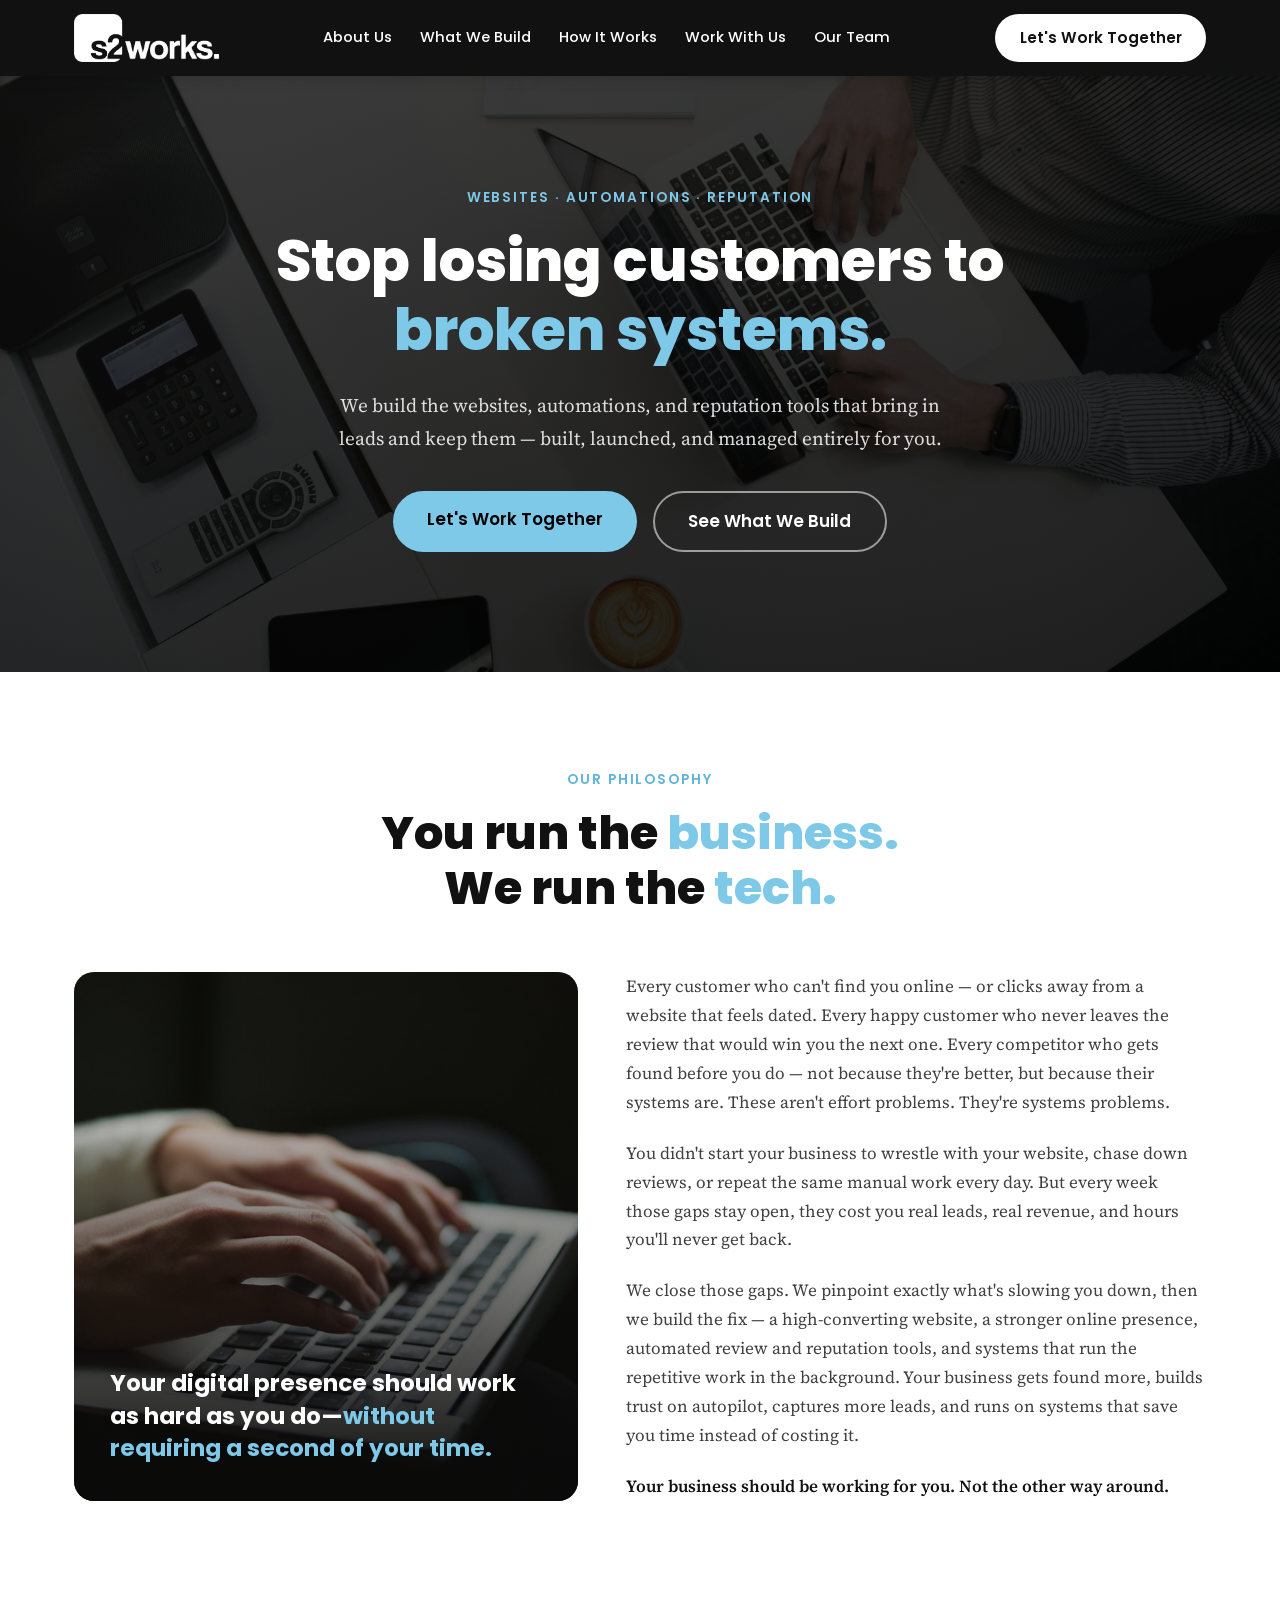
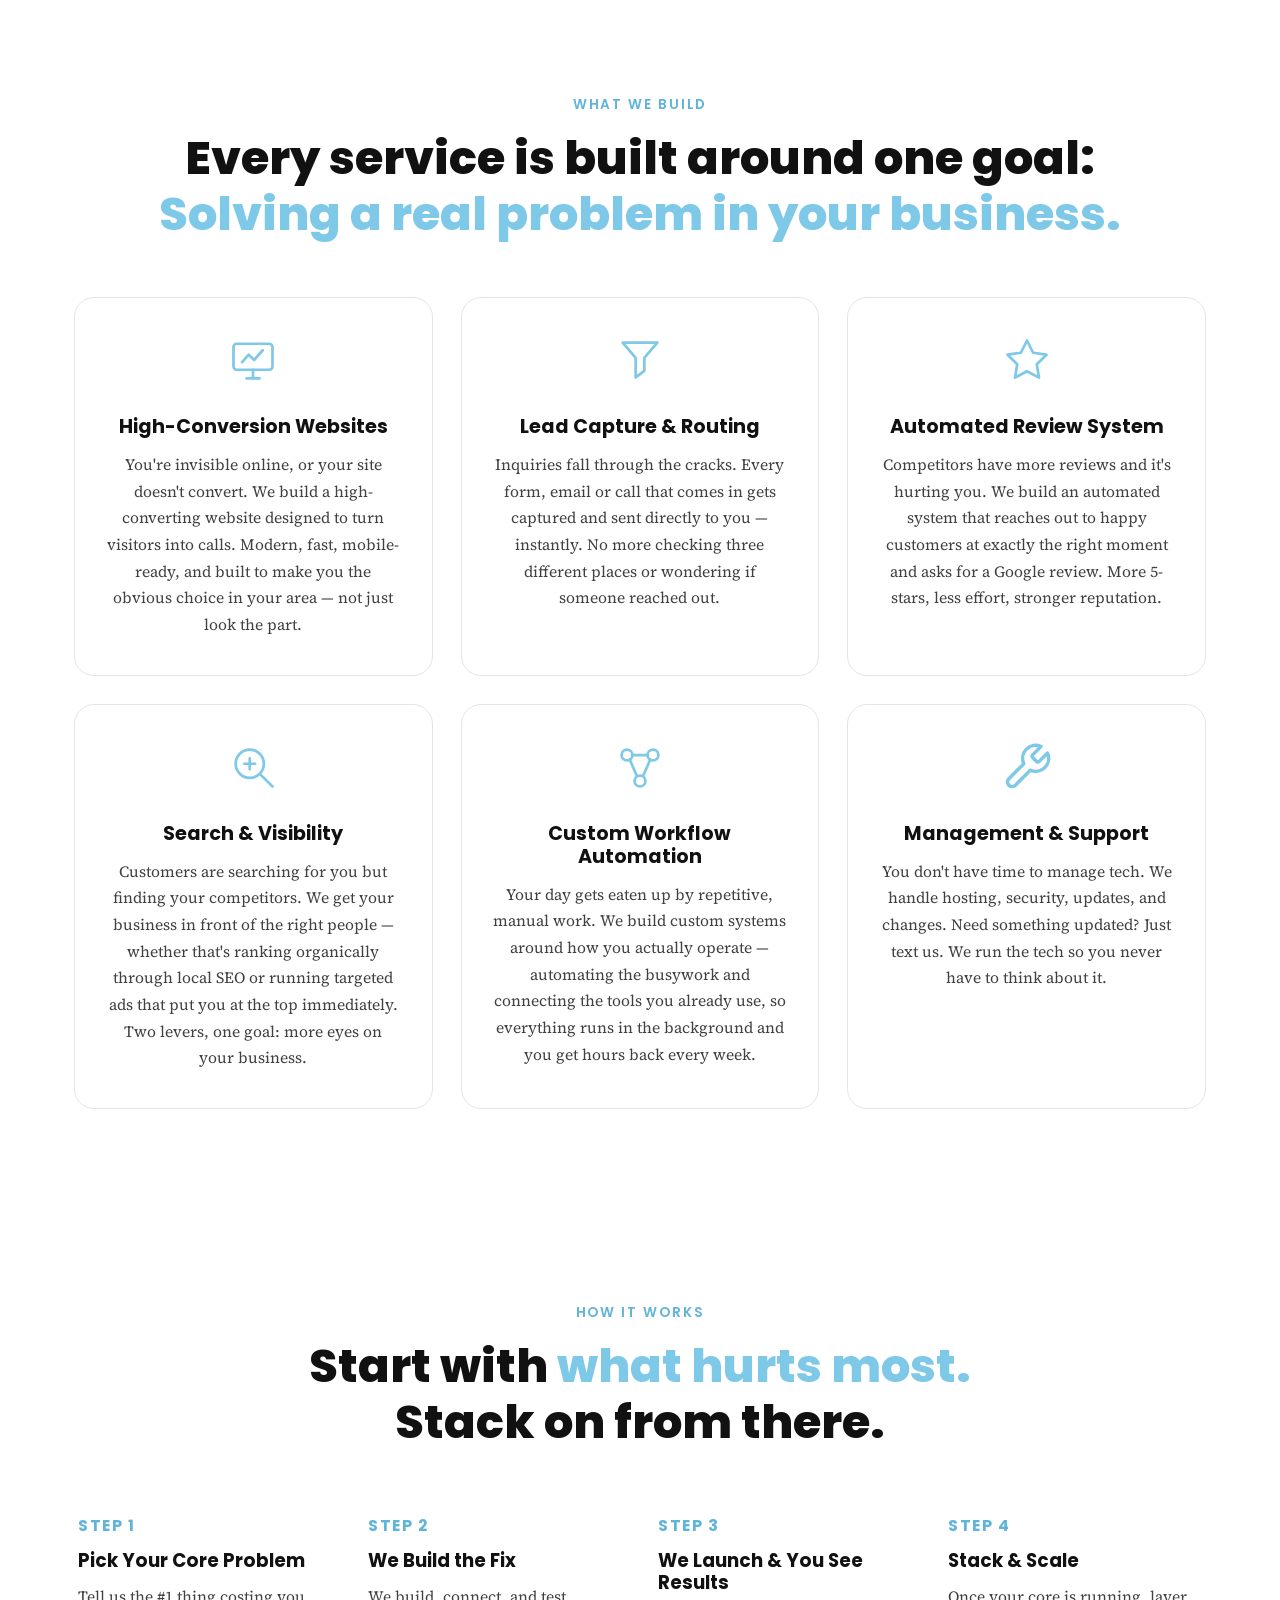
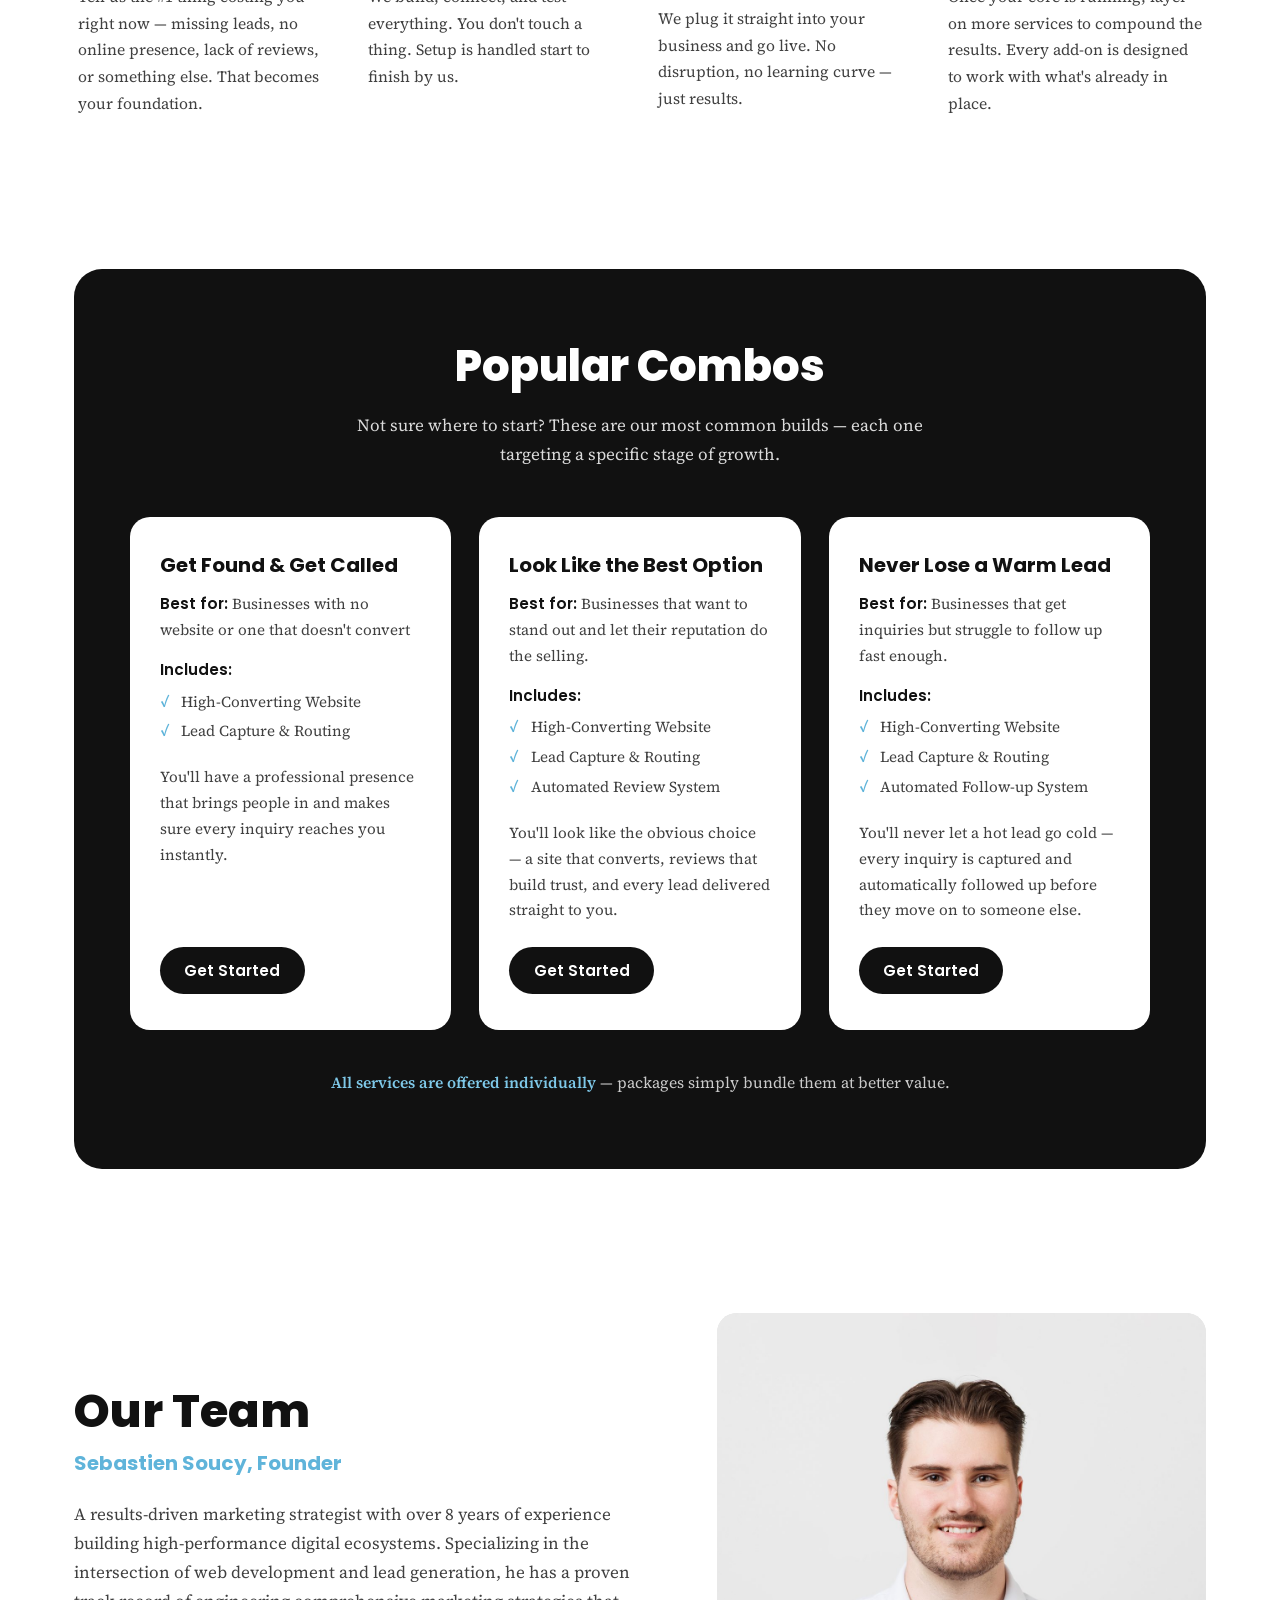
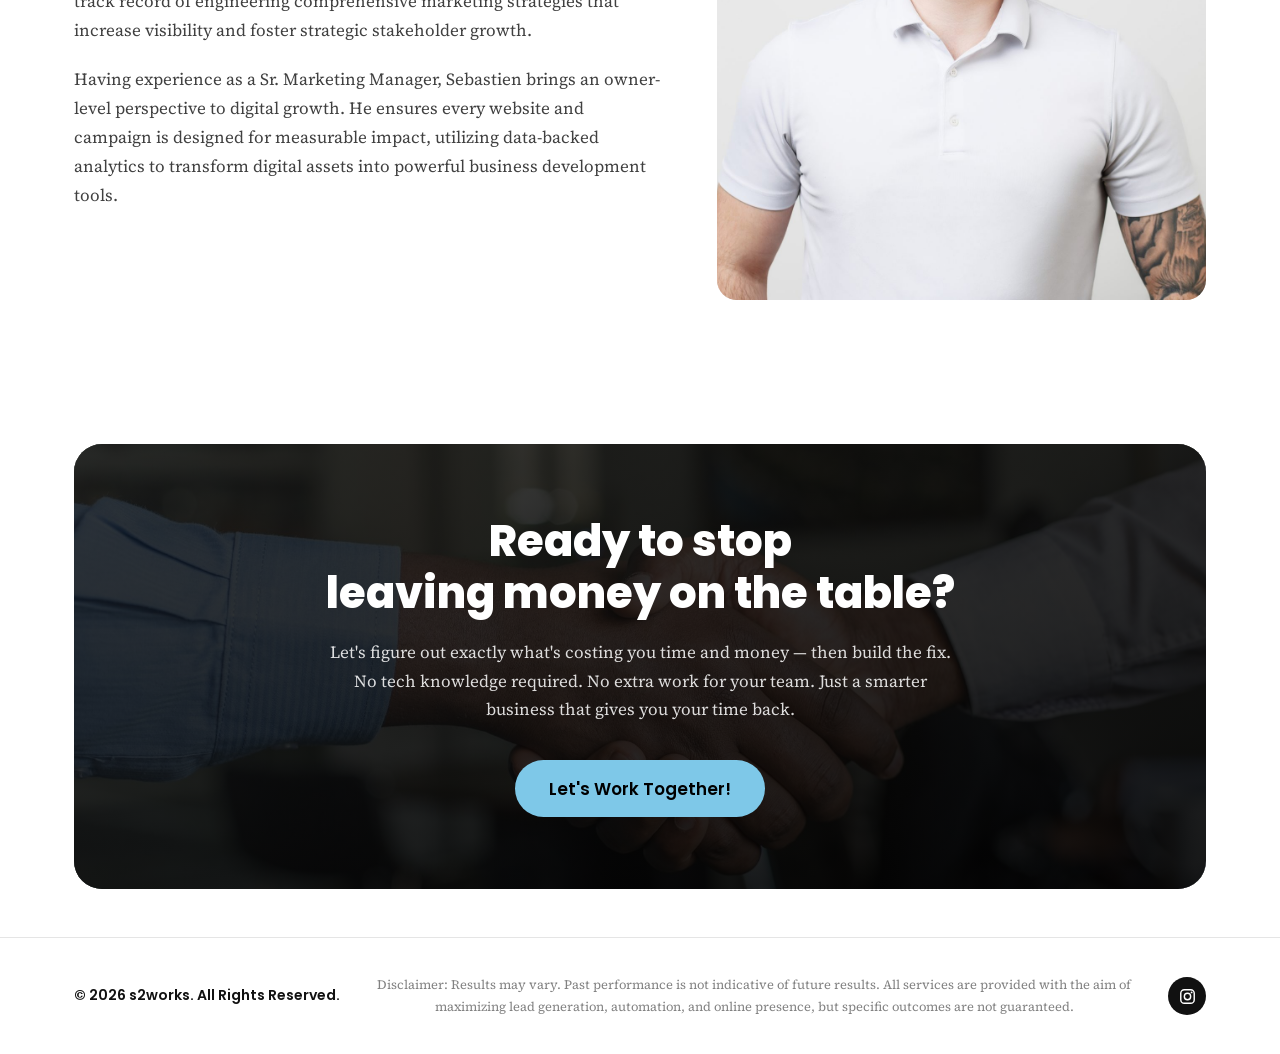
<file: index.html>
<!DOCTYPE html>
<html lang="en">
<head>
  <meta charset="UTF-8">
  <meta name="viewport" content="width=device-width, initial-scale=1.0">
  <title>s2works. — You run the business. We run the tech.</title>
  <meta name="description" content="s2works builds custom automations, high-converting websites, and reputation tools that run in the background — so your business works smarter without adding a single task to your plate.">

  <!-- Favicon / app icons -->
  <link rel="icon" href="assets/favicon.ico" sizes="any">
  <link rel="icon" type="image/png" sizes="32x32" href="assets/favicon-32x32.png">
  <link rel="icon" type="image/png" sizes="16x16" href="assets/favicon-16x16.png">
  <link rel="apple-touch-icon" sizes="180x180" href="assets/apple-touch-icon.png">
  <link rel="manifest" href="assets/site.webmanifest">

  <!-- Social / link preview -->
  <meta property="og:type" content="website">
  <meta property="og:site_name" content="s2works">
  <meta property="og:title" content="s2works — You run the business. We run the tech.">
  <meta property="og:description" content="Custom automations, high-converting websites, and reputation tools that run in the background — so your business works smarter without adding a single task to your plate.">
  <meta property="og:url" content="https://www.s2works.ca/">
  <meta property="og:image" content="https://www.s2works.ca/assets/og-image.png">
  <meta property="og:image:width" content="1200">
  <meta property="og:image:height" content="630">
  <meta name="twitter:card" content="summary_large_image">
  <meta name="twitter:title" content="s2works — You run the business. We run the tech.">
  <meta name="twitter:description" content="Custom automations, high-converting websites, and reputation tools that run in the background — so your business works smarter.">
  <meta name="twitter:image" content="https://www.s2works.ca/assets/og-image.png">

  <link rel="preconnect" href="https://fonts.googleapis.com">
  <link rel="preconnect" href="https://fonts.gstatic.com" crossorigin>
  <link href="https://fonts.googleapis.com/css2?family=Poppins:wght@500;600;700;800&family=Source+Serif+4:opsz,wght@8..60,400;8..60,600&display=swap" rel="stylesheet">
  <link rel="stylesheet" href="styles.css">
</head>
<body>

  <!-- ============ Navigation ============ -->
  <header class="nav" id="top">
    <div class="nav-inner container">
      <a href="#top" class="logo" aria-label="s2works home">
        <img src="assets/logo-white.png" alt="s2works" class="logo-img">
      </a>

      <nav class="nav-links" id="nav-links" aria-label="Main navigation">
        <a href="#about">About Us</a>
        <a href="#what-we-build">What We Build</a>
        <a href="#how-it-works">How It Works</a>
        <a href="#work-with-us">Work With Us</a>
        <a href="#our-team">Our Team</a>
        <a href="mailto:info@s2works.ca" class="btn btn-white nav-cta-mobile">Let's Work Together</a>
      </nav>

      <a href="mailto:info@s2works.ca" class="btn btn-white nav-cta">Let's Work Together</a>

      <button class="nav-toggle" id="nav-toggle" aria-label="Toggle menu" aria-expanded="false" aria-controls="nav-links">
        <span></span><span></span><span></span>
      </button>
    </div>
  </header>

  <!-- ============ Hero ============ -->
  <section class="hero" id="hero">
    <div class="container hero-inner">
      <p class="eyebrow eyebrow-light">Websites · Automations · Reputation</p>
      <h1>Stop losing customers to <span class="accent">broken systems.</span></h1>
      <p class="hero-sub">We build the websites, automations, and reputation tools that bring in leads and keep them — built, launched, and managed entirely for you.</p>
      <div class="hero-actions">
        <a href="mailto:info@s2works.ca" class="btn btn-accent btn-lg">Let's Work Together</a>
        <a href="#what-we-build" class="btn btn-outline btn-lg">See What We Build</a>
      </div>
    </div>
  </section>

  <!-- ============ Section 1 — Our Philosophy ============ -->
  <section class="section" id="about">
    <div class="container">
      <p class="eyebrow">Our Philosophy</p>
      <h2 class="section-title">You run the <span class="accent">business.</span><br>We run the <span class="accent">tech.</span></h2>

      <div class="philosophy-grid">
        <div class="philosophy-image">
          <img class="philosophy-art" src="assets/philosophy-typing.jpg" alt="Person working on a laptop" loading="lazy">
          <p class="philosophy-overlay-text">Your digital presence should work as hard as you do—<span class="accent">without requiring a second of your time.</span></p>
        </div>

        <div class="philosophy-copy">
          <p>Every customer who can't find you online — or clicks away from a website that feels dated. Every happy customer who never leaves the review that would win you the next one. Every competitor who gets found before you do — not because they're better, but because their systems are. These aren't effort problems. They're systems problems.</p>
          <p>You didn't start your business to wrestle with your website, chase down reviews, or repeat the same manual work every day. But every week those gaps stay open, they cost you real leads, real revenue, and hours you'll never get back.</p>
          <p>We close those gaps. We pinpoint exactly what's slowing you down, then we build the fix — a high-converting website, a stronger online presence, automated review and reputation tools, and systems that run the repetitive work in the background. Your business gets found more, builds trust on autopilot, captures more leads, and runs on systems that save you time instead of costing it.</p>
          <p>Your business should be working for you. Not the other way around.</p>
        </div>
      </div>
    </div>
  </section>

  <!-- ============ Section 2 — What We Build ============ -->
  <section class="section" id="what-we-build">
    <div class="container">
      <p class="eyebrow">What We Build</p>
      <h2 class="section-title">Every service is built around one goal:<br><span class="accent">Solving a real problem in your business.</span></h2>

      <div class="cards-grid cards-3">
        <article class="card service-card">
          <svg class="service-icon" viewBox="0 0 48 48" fill="none" stroke="currentColor" stroke-width="2.5" stroke-linecap="round" stroke-linejoin="round" aria-hidden="true">
            <rect x="6" y="9" width="36" height="24" rx="3"/>
            <path d="M18 41h12M24 33v8M14 26l6-7 5 5 8-9"/>
          </svg>
          <h3>High-Conversion Websites</h3>
          <p>You're invisible online, or your site doesn't convert. We build a high-converting website designed to turn visitors into calls. Modern, fast, mobile-ready, and built to make you the obvious choice in your area — not just look the part.</p>
        </article>

        <article class="card service-card">
          <svg class="service-icon" viewBox="0 0 48 48" fill="none" stroke="currentColor" stroke-width="2.5" stroke-linecap="round" stroke-linejoin="round" aria-hidden="true">
            <path d="M8 8h32l-12 14v12l-8 6V22z"/>
          </svg>
          <h3>Lead Capture &amp; Routing</h3>
          <p>Inquiries fall through the cracks. Every form, email or call that comes in gets captured and sent directly to you — instantly. No more checking three different places or wondering if someone reached out.</p>
        </article>

        <!-- IN BACK POCKET — Missed Call Text-Back. Removed from the grid for now;
             to bring it back, delete this comment wrapper so the <article> renders again.
        <article class="card service-card">
          <svg class="service-icon" viewBox="0 0 48 48" fill="none" stroke="currentColor" stroke-width="2.5" stroke-linecap="round" stroke-linejoin="round" aria-hidden="true">
            <path d="M14 5h12a3 3 0 0 1 3 3v10M14 5a3 3 0 0 0-3 3v32a3 3 0 0 0 3 3h12a3 3 0 0 0 3-3v-5M18 38h4"/>
            <path d="M30 22h12a2 2 0 0 1 2 2v8a2 2 0 0 1-2 2h-3l-4 4v-4h-5a2 2 0 0 1-2-2v-8a2 2 0 0 1 2-2z"/>
          </svg>
          <h3>Missed Call Text-Back</h3>
          <p>You're losing leads every time you miss a call. The moment a call goes unanswered, our automation fires back a text — keeping the conversation alive before they dial the next guy on the list. Set it once. It runs forever.</p>
        </article>
        -->


        <article class="card service-card">
          <svg class="service-icon" viewBox="0 0 48 48" fill="none" stroke="currentColor" stroke-width="2.5" stroke-linecap="round" stroke-linejoin="round" aria-hidden="true">
            <path d="M24 6l5.6 11.3L42 19.1l-9 8.8 2.1 12.4L24 34.4l-11.1 5.9L15 27.9l-9-8.8 12.4-1.8z"/>
          </svg>
          <h3>Automated Review System</h3>
          <p>Competitors have more reviews and it's hurting you. We build an automated system that reaches out to happy customers at exactly the right moment and asks for a Google review. More 5-stars, less effort, stronger reputation.</p>
        </article>

        <article class="card service-card">
          <svg class="service-icon" viewBox="0 0 48 48" fill="none" stroke="currentColor" stroke-width="2.5" stroke-linecap="round" stroke-linejoin="round" aria-hidden="true">
            <circle cx="21" cy="21" r="13"/>
            <path d="M31 31l11 11M16 21h10M21 16v10"/>
          </svg>
          <h3>Search &amp; Visibility</h3>
          <p>Customers are searching for you but finding your competitors. We get your business in front of the right people — whether that's ranking organically through local SEO or running targeted ads that put you at the top immediately. Two levers, one goal: more eyes on your business.</p>
        </article>

        <article class="card service-card">
          <svg class="service-icon" viewBox="0 0 48 48" fill="none" stroke="currentColor" stroke-width="2.5" stroke-linecap="round" stroke-linejoin="round" aria-hidden="true">
            <circle cx="12" cy="13" r="5"/>
            <circle cx="36" cy="13" r="5"/>
            <circle cx="24" cy="37" r="5"/>
            <path d="M17 13h14M14.5 17l6.5 15M33.5 17l-6.5 15"/>
          </svg>
          <h3>Custom Workflow Automation</h3>
          <p>Your day gets eaten up by repetitive, manual work. We build custom systems around how you actually operate — automating the busywork and connecting the tools you already use, so everything runs in the background and you get hours back every week.</p>
        </article>

        <article class="card service-card">
          <svg class="service-icon" viewBox="0 0 24 24" fill="none" stroke="currentColor" stroke-width="1.6" stroke-linecap="round" stroke-linejoin="round" aria-hidden="true">
            <path d="M14.7 6.3a1 1 0 0 0 0 1.4l1.6 1.6a1 1 0 0 0 1.4 0l3.77-3.77a6 6 0 0 1-7.94 7.94l-6.91 6.91a2.12 2.12 0 0 1-3-3l6.91-6.91a6 6 0 0 1 7.94-7.94l-3.76 3.76z"/>
          </svg>
          <h3>Management &amp; Support</h3>
          <p>You don't have time to manage tech. We handle hosting, security, updates, and changes. Need something updated? Just text us. We run the tech so you never have to think about it.</p>
        </article>
      </div>
    </div>
  </section>

  <!-- ============ Section 3 — How It Works ============ -->
  <section class="section" id="how-it-works">
    <div class="container">
      <p class="eyebrow">How It Works</p>
      <h2 class="section-title">Start with<br class="br-mobile"> <span class="accent">what hurts most.</span><br>Stack on from there.</h2>

      <div class="cards-grid cards-4">
        <div class="step">
          <p class="step-label">Step 1</p>
          <h3>Pick Your Core Problem</h3>
          <p>Tell us the #1 thing costing you right now — missing leads, no online presence, lack of reviews, or something else. That becomes your foundation.</p>
        </div>
        <div class="step">
          <p class="step-label">Step 2</p>
          <h3>We Build the Fix</h3>
          <p>We build, connect, and test everything. You don't touch a thing. Setup is handled start to finish by us.</p>
        </div>
        <div class="step">
          <p class="step-label">Step 3</p>
          <h3>We Launch &amp; You See Results</h3>
          <p>We plug it straight into your business and go live. No disruption, no learning curve — just results.</p>
        </div>
        <div class="step">
          <p class="step-label">Step 4</p>
          <h3>Stack &amp; Scale</h3>
          <p>Once your core is running, layer on more services to compound the results. Every add-on is designed to work with what's already in place.</p>
        </div>
      </div>
    </div>
  </section>

  <!-- ============ Section 4 — Popular Combos ============ -->
  <section class="section section-panel" id="work-with-us">
    <div class="container">
      <div class="panel panel-combos">
        <h2 class="panel-title">Popular Combos</h2>
        <p class="panel-sub">Not sure where to start? These are our most common builds — each one targeting a specific stage of growth.</p>

        <div class="cards-grid cards-3 combos-grid">
          <article class="card combo-card">
            <h3>Get Found &amp; Get Called</h3>
            <p class="combo-best"><strong>Best for:</strong> Businesses with no website or one that doesn't convert</p>
            <p class="combo-includes-label"><strong>Includes:</strong></p>
            <ul class="combo-list">
              <li>High-Converting Website</li>
              <li>Lead Capture &amp; Routing</li>
            </ul>
            <p class="combo-desc">You'll have a professional presence that brings people in and makes sure every inquiry reaches you instantly.</p>
            <a href="mailto:info@s2works.ca" class="btn btn-green">Get Started</a>
          </article>

          <article class="card combo-card">
            <h3>Look Like the Best Option</h3>
            <p class="combo-best"><strong>Best for:</strong> Businesses that want to stand out and let their reputation do the selling.</p>
            <p class="combo-includes-label"><strong>Includes:</strong></p>
            <ul class="combo-list">
              <li>High-Converting Website</li>
              <li>Lead Capture &amp; Routing</li>
              <li>Automated Review System</li>
            </ul>
            <p class="combo-desc">You'll look like the obvious choice — a site that converts, reviews that build trust, and every lead delivered straight to you.</p>
            <a href="mailto:info@s2works.ca" class="btn btn-green">Get Started</a>
          </article>

          <article class="card combo-card">
            <h3>Never Lose a Warm Lead</h3>
            <p class="combo-best"><strong>Best for:</strong> Businesses that get inquiries but struggle to follow up fast enough.</p>
            <p class="combo-includes-label"><strong>Includes:</strong></p>
            <ul class="combo-list">
              <li>High-Converting Website</li>
              <li>Lead Capture &amp; Routing</li>
              <li>Automated Follow-up System</li>
            </ul>
            <p class="combo-desc">You'll never let a hot lead go cold — every inquiry is captured and automatically followed up before they move on to someone else.</p>
            <a href="mailto:info@s2works.ca" class="btn btn-green">Get Started</a>
          </article>
        </div>

        <p class="combo-note"><span class="accent">All services are offered individually</span> — packages simply bundle them at better value.</p>
      </div>
    </div>
  </section>

  <!-- ============ Section 5 — Our Team ============ -->
  <section class="section" id="our-team">
    <div class="container team-grid">
      <div class="team-copy">
        <h2 class="section-title section-title-left">Our Team</h2>
        <p class="team-role accent">Sebastien Soucy, Founder</p>
        <p>A results-driven marketing strategist with over 8 years of experience building high-performance digital ecosystems. Specializing in the intersection of web development and lead generation, he has a proven track record of engineering comprehensive marketing strategies that increase visibility and foster strategic stakeholder growth.</p>
        <p>Having experience as a Sr. Marketing Manager, Sebastien brings an owner-level perspective to digital growth. He ensures every website and campaign is designed for measurable impact, utilizing data-backed analytics to transform digital assets into powerful business development tools.</p>
      </div>
      <div class="team-photo">
        <img src="assets/founder.jpg" alt="Portrait of Sebastien Soucy, Founder" onerror="this.remove()">
        <svg viewBox="0 0 400 480" preserveAspectRatio="xMidYMax slice" aria-hidden="true" focusable="false">
          <rect width="400" height="480" fill="#eaeaea"/>
          <circle cx="200" cy="180" r="78" fill="#c8c8c8"/>
          <path d="M200 290c-90 0-150 55-150 130v60h300v-60c0-75-60-130-150-130z" fill="#c8c8c8"/>
        </svg>
      </div>
    </div>
  </section>

  <!-- ============ Section 6 — Final CTA ============ -->
  <section class="section section-panel" id="contact">
    <div class="container">
      <div class="panel panel-cta">
        <img class="cta-bg" src="assets/cta-handshake.jpg" alt="" aria-hidden="true" loading="lazy">
        <div class="panel-cta-content">
          <h2 class="panel-title">Ready to stop<br>leaving money on the table?</h2>
          <p class="panel-sub">Let's figure out exactly what's costing you time and money — then build the fix. No tech knowledge required. No extra work for your team. Just a smarter business that gives you your time back.</p>
          <a href="mailto:info@s2works.ca" class="btn btn-accent btn-lg">Let's Work Together!</a>
        </div>
      </div>
    </div>
  </section>

  <!-- ============ Footer ============ -->
  <footer class="footer">
    <div class="container footer-inner">
      <p class="footer-copyright">© 2026 s2works. All Rights Reserved.</p>
      <p class="footer-disclaimer">Disclaimer: Results may vary. Past performance is not indicative of future results. All services are provided with the aim of maximizing lead generation, automation, and online presence, but specific outcomes are not guaranteed.</p>
      <div class="footer-social">
        <a href="https://instagram.com/s2.works" target="_blank" rel="noopener" aria-label="Instagram — @s2.works">
          <svg viewBox="0 0 24 24" fill="none" stroke="currentColor" stroke-width="1.8" aria-hidden="true"><rect x="3.5" y="3.5" width="17" height="17" rx="4.5"/><circle cx="12" cy="12" r="4"/><circle cx="17.2" cy="6.8" r="1.2" fill="currentColor" stroke="none"/></svg>
        </a>
      </div>
    </div>
  </footer>

  <!-- ============ Contact Modal ============ -->
  <div class="modal-overlay" id="contact-modal" role="dialog" aria-modal="true" aria-labelledby="contact-modal-title">
    <div class="modal">
      <button class="modal-close" id="modal-close" type="button" aria-label="Close form">&times;</button>
      <h2 class="modal-title" id="contact-modal-title">Let's Work Together!</h2>
      <p class="modal-sub">Tell me a little bit about your business!</p>

      <form class="contact-form" id="contact-form" action="https://formsubmit.co/info@s2works.ca" method="POST">
        <div class="form-row">
          <input type="text" name="First Name" placeholder="First Name" autocomplete="given-name" required>
          <input type="text" name="Last Name" placeholder="Last Name" autocomplete="family-name">
        </div>
        <input type="email" name="Email" placeholder="Email" autocomplete="email" required>
        <input type="tel" name="Phone Number" placeholder="Phone Number" autocomplete="tel">
        <input type="text" name="Company Name" placeholder="Company Name" autocomplete="organization">
        <input type="text" name="Company Industry" placeholder="Company Industry">
        <textarea name="Message" placeholder="Message"></textarea>

        <!-- spam honeypot (hidden from real users) -->
        <input type="text" name="_honey" tabindex="-1" autocomplete="off" style="display:none">
        <input type="hidden" name="_subject" value="New lead from s2works.ca">
        <input type="hidden" name="_template" value="table">
        <input type="hidden" name="_captcha" value="false">

        <button type="submit" class="btn btn-accent btn-lg form-submit">Submit</button>
        <p class="form-status" id="form-status" role="status" aria-live="polite"></p>
      </form>
    </div>
  </div>

  <script>
    const toggle = document.getElementById('nav-toggle');
    const links = document.getElementById('nav-links');
    toggle.addEventListener('click', () => {
      const open = links.classList.toggle('open');
      toggle.setAttribute('aria-expanded', open);
      toggle.classList.toggle('open', open);
    });
    links.querySelectorAll('a').forEach(a => a.addEventListener('click', () => {
      links.classList.remove('open');
      toggle.classList.remove('open');
      toggle.setAttribute('aria-expanded', 'false');
    }));

    document.querySelector('.logo').addEventListener('click', (e) => {
      e.preventDefault();
      window.scrollTo({ top: 0, behavior: 'smooth' });
      history.replaceState(null, '', location.pathname);
    });

    /* ---- Contact modal ---- */
    const modal = document.getElementById('contact-modal');
    const modalClose = document.getElementById('modal-close');
    const contactForm = document.getElementById('contact-form');
    const formStatus = document.getElementById('form-status');
    let lastFocused = null;

    function openModal(e) {
      if (e) e.preventDefault();
      lastFocused = document.activeElement;
      links.classList.remove('open');
      toggle.classList.remove('open');
      toggle.setAttribute('aria-expanded', 'false');
      modal.classList.add('open');
      document.body.classList.add('modal-open');
      setTimeout(() => modal.querySelector('input').focus(), 80);
    }
    function closeModal() {
      modal.classList.remove('open');
      document.body.classList.remove('modal-open');
      if (lastFocused) lastFocused.focus();
    }

    document.querySelectorAll('a[href="mailto:info@s2works.ca"]').forEach(el =>
      el.addEventListener('click', openModal)
    );
    modalClose.addEventListener('click', closeModal);
    modal.addEventListener('click', e => { if (e.target === modal) closeModal(); });
    document.addEventListener('keydown', e => {
      if (e.key === 'Escape' && modal.classList.contains('open')) closeModal();
    });

    contactForm.addEventListener('submit', async (e) => {
      e.preventDefault();
      const submitBtn = contactForm.querySelector('button[type="submit"]');
      formStatus.className = 'form-status';
      formStatus.textContent = 'Sending…';
      submitBtn.disabled = true;
      try {
        const res = await fetch('https://formsubmit.co/ajax/info@s2works.ca', {
          method: 'POST',
          headers: { 'Accept': 'application/json' },
          body: new FormData(contactForm)
        });
        if (!res.ok) throw new Error('Request failed');
        formStatus.className = 'form-status success';
        formStatus.textContent = "Thanks! We'll be in touch shortly.";
        contactForm.reset();
      } catch (err) {
        formStatus.className = 'form-status error';
        formStatus.innerHTML = 'Something went wrong — please email us directly at <a href="mailto:info@s2works.ca">info@s2works.ca</a>.';
      } finally {
        submitBtn.disabled = false;
      }
    });
  </script>
</body>
</html>
</file>
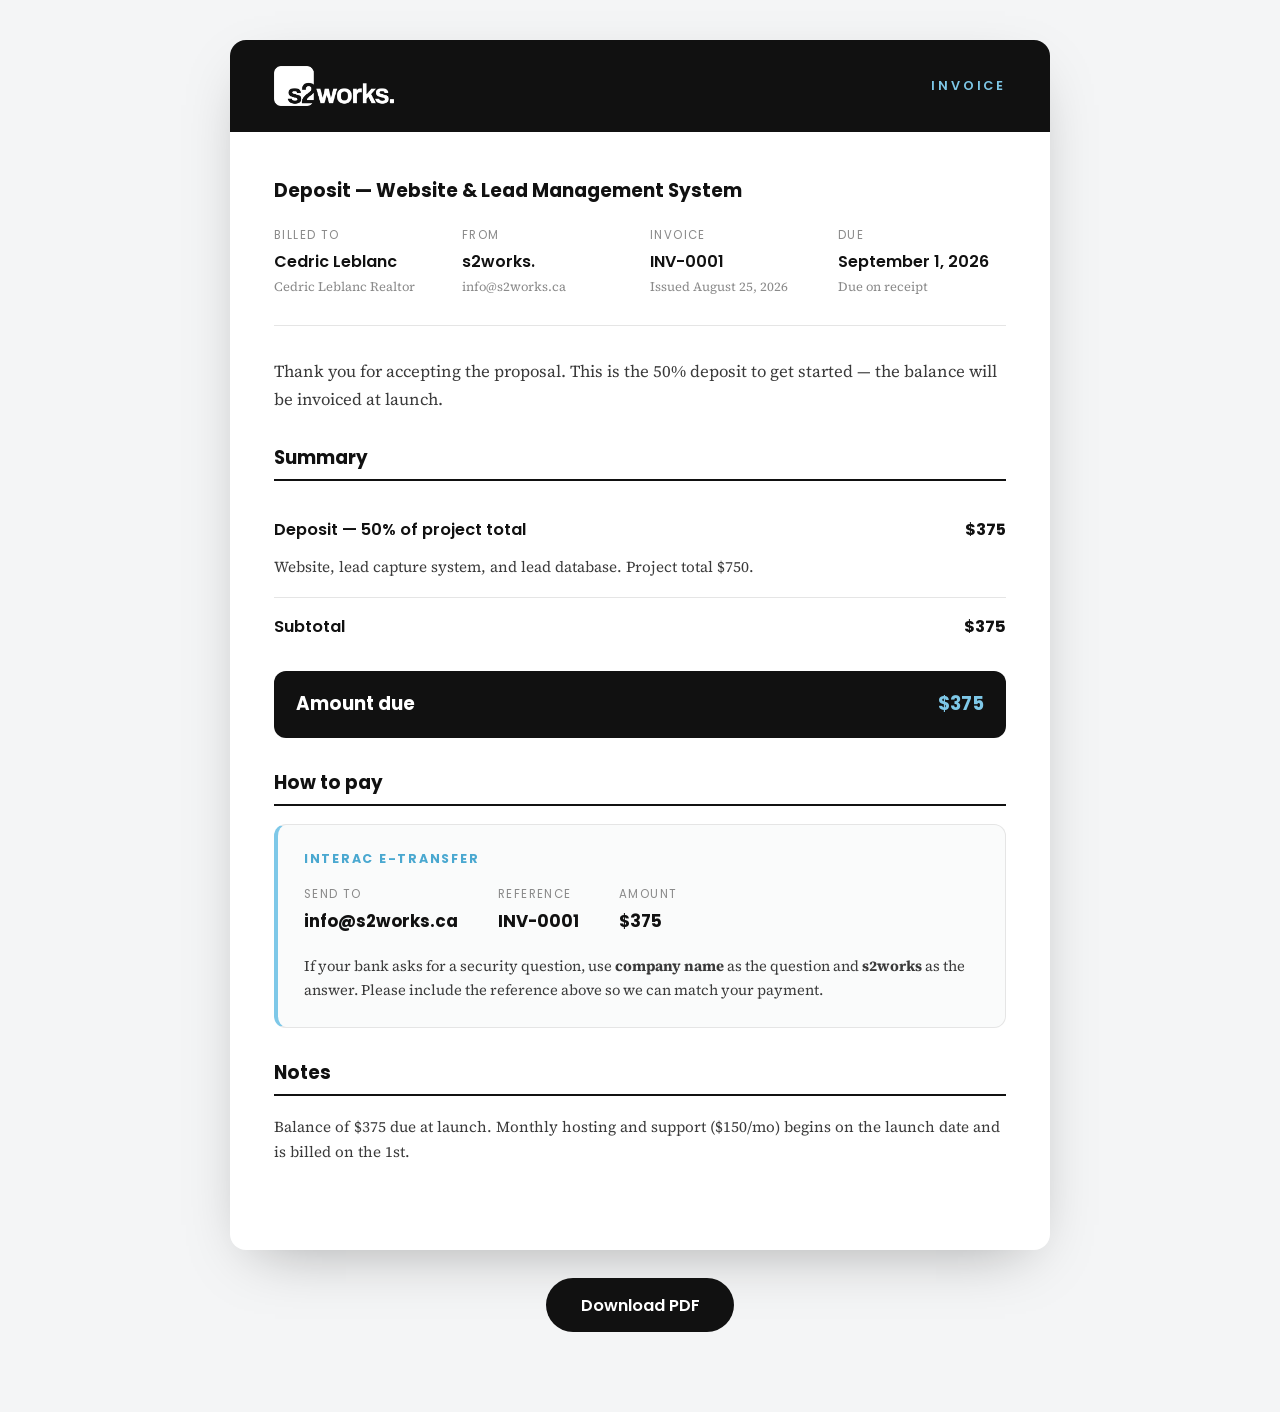
<file: invoice/index.html>
<!DOCTYPE html>
<html lang="en">
<head>
  <meta charset="UTF-8">
  <meta name="viewport" content="width=device-width, initial-scale=1.0">
  <title>Invoice — s2works.</title>
  <meta name="robots" content="noindex, nofollow">
  <link rel="icon" href="/assets/favicon.ico" sizes="any">
  <link rel="icon" type="image/png" sizes="32x32" href="/assets/favicon-32x32.png">
  <link rel="preconnect" href="https://fonts.googleapis.com">
  <link rel="preconnect" href="https://fonts.gstatic.com" crossorigin>
  <link href="https://fonts.googleapis.com/css2?family=Poppins:wght@500;600;700;800&family=Source+Serif+4:opsz,wght@8..60,400;8..60,600&display=swap" rel="stylesheet">
  <!-- proposal.css doubles as the shared document stylesheet for both docs -->
  <link rel="stylesheet" href="/proposal/proposal.css">
  <link rel="stylesheet" href="/invoice/invoice.css">
</head>
<body>

  <div id="state-loading" class="state-msg">
    <div class="spinner" aria-hidden="true"></div>
    <p>Loading your invoice…</p>
  </div>

  <div id="state-error" class="state-msg" hidden>
    <h1>Invoice not found</h1>
    <p>This invoice link may be incorrect or has expired. Please check the link, or contact us at <a href="mailto:info@s2works.ca">info@s2works.ca</a>.</p>
  </div>

  <main id="invoice" class="wrap" hidden>
    <article class="proposal-doc" id="invoice-doc">

      <header class="doc-header">
        <img src="/assets/logo-white.png" alt="s2works" class="doc-logo">
        <span class="doc-label">Invoice</span>
      </header>

      <div class="doc-body">

        <section class="doc-title-block">
          <div class="title-row">
            <h1 id="i-title">Invoice</h1>
            <span class="paid-badge" id="paid-badge" hidden>Paid</span>
          </div>
          <div class="doc-meta inv-meta">
            <div>
              <span class="meta-label">Billed to</span>
              <span class="meta-value" id="i-client"></span>
              <span class="meta-sub" id="i-company"></span>
            </div>
            <div>
              <span class="meta-label">From</span>
              <span class="meta-value">s2works.</span>
              <span class="meta-sub">info@s2works.ca</span>
            </div>
            <div>
              <span class="meta-label">Invoice</span>
              <span class="meta-value" id="i-number"></span>
              <span class="meta-sub" id="i-issued"></span>
            </div>
            <div>
              <span class="meta-label">Due</span>
              <span class="meta-value" id="i-due"></span>
              <span class="meta-sub" id="i-terms-short"></span>
            </div>
          </div>
        </section>

        <section class="doc-section" id="i-intro-section">
          <p class="doc-intro" id="i-intro"></p>
        </section>

        <section class="doc-section">
          <h2 class="section-heading">Summary</h2>
          <div class="items" id="i-items"></div>
          <div class="totals">
            <div class="items-summary">
              <div class="summary-row" id="row-subtotal" hidden>
                <span>Subtotal</span>
                <span id="i-subtotal"></span>
              </div>
              <div class="summary-row" id="row-tax" hidden>
                <span id="i-tax-label">Tax</span>
                <span id="i-tax"></span>
              </div>
            </div>
            <div class="items-total">
              <span id="i-total-label">Amount due</span>
              <span id="i-total"></span>
            </div>
          </div>
        </section>

        <!-- Payment instructions (hidden once paid) -->
        <section class="doc-section pay-section" id="pay-section">
          <h2 class="section-heading">How to pay</h2>
          <div class="pay-card">
            <p class="pay-kicker">Interac e-Transfer</p>
            <dl class="pay-grid">
              <div><dt>Send to</dt><dd id="pay-email">info@s2works.ca</dd></div>
              <div><dt>Reference</dt><dd id="pay-ref"></dd></div>
              <div><dt>Amount</dt><dd id="pay-amount"></dd></div>
            </dl>
            <p class="pay-note" id="pay-note">If your bank asks for a security question, use <strong>company name</strong> as the question and <strong>s2works</strong> as the answer. Please include the reference above so we can match your payment.</p>
          </div>
        </section>

        <!-- Paid confirmation (shown once paid) -->
        <section class="doc-section" id="paid-section" hidden>
          <div class="paid-card">
            <p class="paid-line">✓ Paid in full — thank you.</p>
            <p class="paid-date" id="paid-date"></p>
          </div>
        </section>

        <section class="doc-section" id="i-notes-section">
          <h2 class="section-heading">Notes</h2>
          <div class="doc-terms" id="i-notes"></div>
        </section>

      </div>
    </article>

    <div class="doc-actions no-print">
      <button type="button" class="btn btn-outline-dark btn-lg" id="btn-pdf">Download PDF</button>
    </div>
  </main>

  <script src="/assets/html2pdf.bundle.min.js"></script>
  <script src="/invoice/invoice.js"></script>
</body>
</html>
</file>
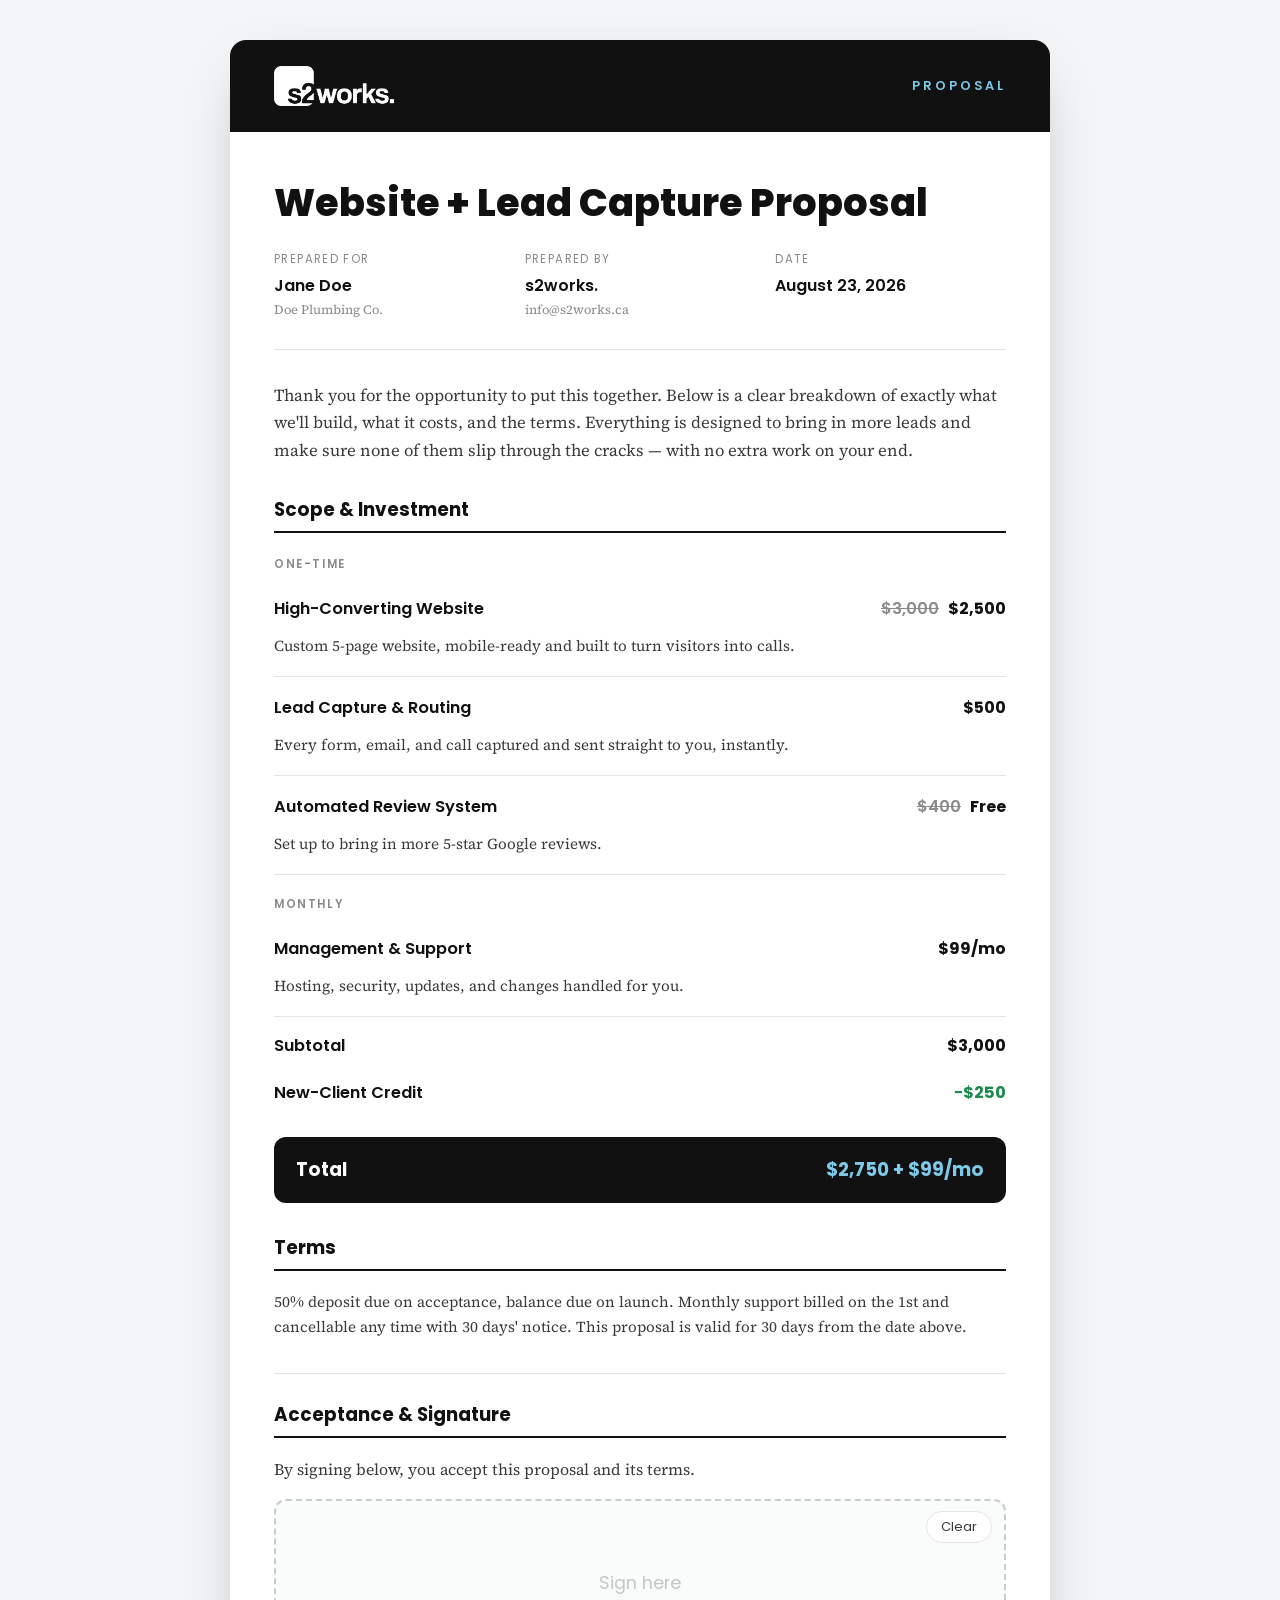
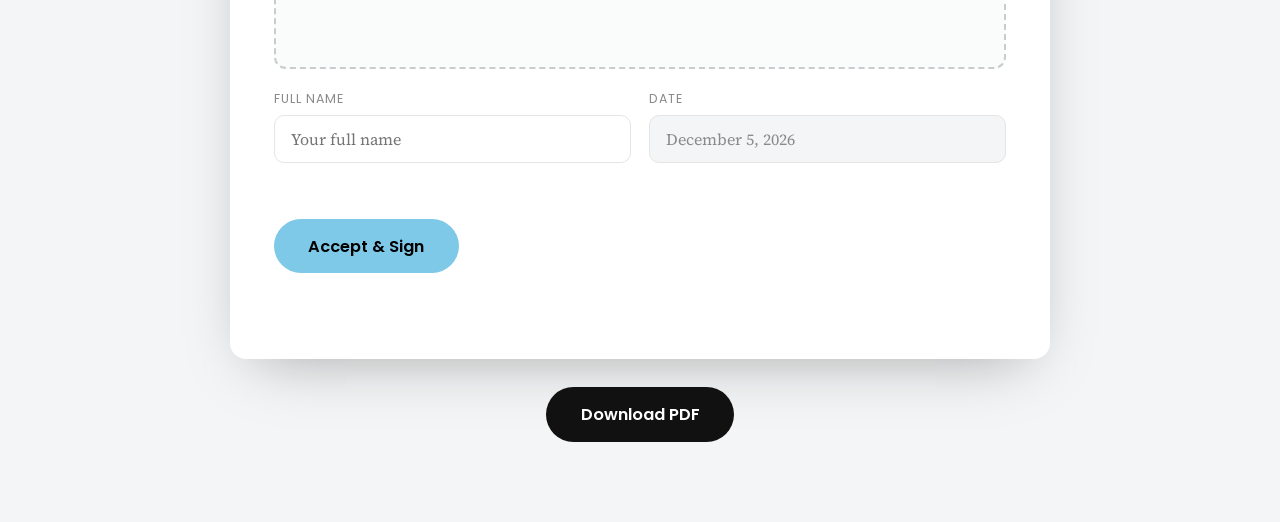
<file: proposal/index.html>
<!DOCTYPE html>
<html lang="en">
<head>
  <meta charset="UTF-8">
  <meta name="viewport" content="width=device-width, initial-scale=1.0">
  <title>Proposal — s2works.</title>
  <meta name="robots" content="noindex, nofollow">
  <link rel="icon" href="/assets/favicon.ico" sizes="any">
  <link rel="icon" type="image/png" sizes="32x32" href="/assets/favicon-32x32.png">
  <link rel="preconnect" href="https://fonts.googleapis.com">
  <link rel="preconnect" href="https://fonts.gstatic.com" crossorigin>
  <link href="https://fonts.googleapis.com/css2?family=Poppins:wght@500;600;700;800&family=Source+Serif+4:opsz,wght@8..60,400;8..60,600&display=swap" rel="stylesheet">
  <link rel="stylesheet" href="/proposal/proposal.css">
</head>
<body>

  <!-- Loading / error states -->
  <div id="state-loading" class="state-msg">
    <div class="spinner" aria-hidden="true"></div>
    <p>Loading your proposal…</p>
  </div>

  <div id="state-error" class="state-msg" hidden>
    <h1>Proposal not found</h1>
    <p>This proposal link may be incorrect or has expired. Please check the link, or contact us at <a href="mailto:info@s2works.ca">info@s2works.ca</a>.</p>
  </div>

  <!-- Proposal -->
  <main id="proposal" class="wrap" hidden>
    <article class="proposal-doc" id="proposal-doc">

      <header class="doc-header">
        <img src="/assets/logo-white.png" alt="s2works" class="doc-logo">
        <span class="doc-label">Proposal</span>
      </header>

      <div class="doc-body">
        <!-- Title block -->
        <section class="doc-title-block">
          <h1 id="p-title">Proposal</h1>
          <div class="doc-meta">
            <div>
              <span class="meta-label">Prepared for</span>
              <span class="meta-value" id="p-client"></span>
              <span class="meta-sub" id="p-company"></span>
            </div>
            <div>
              <span class="meta-label">Prepared by</span>
              <span class="meta-value">s2works.</span>
              <span class="meta-sub">info@s2works.ca</span>
            </div>
            <div>
              <span class="meta-label">Date</span>
              <span class="meta-value" id="p-date"></span>
            </div>
          </div>
        </section>

        <!-- Intro -->
        <section class="doc-section" id="p-intro-section">
          <p class="doc-intro" id="p-intro"></p>
        </section>

        <!-- Line items -->
        <section class="doc-section">
          <h2 class="section-heading">Scope &amp; Investment</h2>
          <div class="items" id="p-items"></div>
          <div class="totals">
            <div class="items-summary">
              <div class="summary-row" id="row-subtotal" hidden>
                <span>Subtotal</span>
                <span id="p-subtotal"></span>
              </div>
              <div class="summary-row summary-discount" id="row-discount" hidden>
                <span id="p-discount-label">Discount</span>
                <span id="p-discount"></span>
              </div>
            </div>
            <div class="items-total">
              <span>Total</span>
              <span id="p-total"></span>
            </div>
          </div>
        </section>

        <!-- Terms -->
        <section class="doc-section" id="p-terms-section">
          <h2 class="section-heading">Terms</h2>
          <div class="doc-terms" id="p-terms"></div>
        </section>

        <!-- Signature -->
        <section class="doc-section sign-section">
          <h2 class="section-heading">Acceptance &amp; Signature</h2>

          <div id="sign-unsigned">
            <p class="sign-instructions">By signing below, you accept this proposal and its terms.</p>
            <div class="sig-pad-wrap">
              <canvas id="sig-pad" class="sig-pad" aria-label="Signature pad"></canvas>
              <span class="sig-placeholder" id="sig-placeholder">Sign here</span>
              <button type="button" class="sig-clear no-print" id="sig-clear">Clear</button>
            </div>
            <div class="sign-fields">
              <label class="field">
                <span>Full name</span>
                <input type="text" id="sign-name" autocomplete="name" placeholder="Your full name">
              </label>
              <label class="field">
                <span>Date</span>
                <input type="text" id="sign-date" readonly>
              </label>
            </div>
            <p class="sign-status" id="sign-status" role="status" aria-live="polite"></p>
            <button type="button" class="btn btn-primary btn-lg no-print" id="btn-sign">Accept &amp; Sign</button>
          </div>

          <div id="sign-signed" hidden>
            <div class="signed-box">
              <img id="signed-img" class="signed-img" alt="Signature">
              <div class="signed-meta">
                <span class="signed-name" id="signed-name"></span>
                <span class="signed-date" id="signed-date"></span>
              </div>
            </div>
            <p class="signed-confirm">✓ Accepted — thank you. A copy has been recorded.</p>
          </div>
        </section>
      </div>
    </article>

    <div class="doc-actions no-print">
      <button type="button" class="btn btn-outline-dark btn-lg" id="btn-pdf">Download PDF</button>
    </div>
  </main>

  <script src="/assets/html2pdf.bundle.min.js"></script>
  <script src="/proposal/proposal.js"></script>
</body>
</html>
</file>
<file: styles.css>
/* ============================================================
   s2works — single-page marketing site
   ============================================================ */

:root {
  --ink: #111111;
  --ink-deep: #000000;
  --blue-accent: #7ec8e8;
  --blue-accent-dark: #5fb4da;
  --white: #ffffff;
  --off-white: #f7f7f7;
  --gray-text: #404040;
  --border: #e5e5e5;
  --radius-card: 20px;
  --radius-panel: 28px;
  --nav-height: 76px;
  --font-heading: 'Poppins', system-ui, sans-serif;
  --font-body: 'Source Serif 4', Georgia, serif;
}

* { margin: 0; padding: 0; box-sizing: border-box; }

html {
  scroll-behavior: smooth;
}

body {
  font-family: var(--font-body);
  color: var(--gray-text);
  background: var(--white);
  font-size: 1.0625rem;
  line-height: 1.7;
  -webkit-font-smoothing: antialiased;
}

h1, h2, h3 {
  font-family: var(--font-heading);
  color: var(--ink);
  line-height: 1.2;
}

.container {
  max-width: 1180px;
  margin: 0 auto;
  padding: 0 24px;
}

.accent { color: var(--blue-accent); }

section[id] { scroll-margin-top: var(--nav-height); }

/* ============ Buttons ============ */
.btn {
  display: inline-block;
  font-family: var(--font-heading);
  font-weight: 600;
  font-size: 0.95rem;
  padding: 0.7em 1.6em;
  border-radius: 999px;
  text-decoration: none;
  transition: transform 0.15s ease, background 0.15s ease, color 0.15s ease;
  text-align: center;
}
.btn:hover { transform: translateY(-2px); }

.btn-white { background: var(--white); color: var(--ink); }
.btn-white:hover { background: var(--blue-accent); color: var(--ink); }

.btn-accent { background: var(--blue-accent); color: var(--ink-deep); }
.btn-accent:hover { background: var(--blue-accent-dark); }

.btn-green { background: var(--ink); color: var(--white); }
.btn-green:hover { background: var(--ink-deep); }

.btn-outline {
  background: transparent;
  color: var(--white);
  border: 2px solid rgba(255, 255, 255, 0.55);
}
.btn-outline:hover { border-color: var(--blue-accent); color: var(--blue-accent); }

.btn-lg { font-size: 1.05rem; padding: 0.85em 2em; }

/* ============ Navigation ============ */
.nav {
  position: sticky;
  top: 0;
  z-index: 100;
  background: var(--ink);
  box-shadow: 0 2px 12px rgba(0, 0, 0, 0.18);
}

.nav-inner {
  height: var(--nav-height);
  display: flex;
  align-items: center;
  justify-content: space-between;
  gap: 24px;
}

.logo {
  display: inline-flex;
  align-items: center;
  text-decoration: none;
}

.logo-img {
  display: block;
  height: 48px;
  width: auto;
}

.nav-links {
  display: flex;
  align-items: center;
  gap: 28px;
}

.nav-links a {
  font-family: var(--font-heading);
  font-weight: 500;
  font-size: 0.92rem;
  color: var(--white);
  text-decoration: none;
  transition: color 0.15s ease;
}
.nav-links a:hover { color: var(--blue-accent); }

.nav-links a.btn-white { color: var(--ink); }
.nav-links a.btn-white:hover { color: var(--ink); }

.nav-cta { flex-shrink: 0; }
.nav-cta-mobile { display: none; }

.nav-toggle {
  display: none;
  flex-direction: column;
  justify-content: center;
  gap: 5px;
  width: 42px;
  height: 42px;
  background: transparent;
  border: 0;
  cursor: pointer;
  padding: 8px;
}
.nav-toggle span {
  display: block;
  height: 2.5px;
  width: 100%;
  background: var(--white);
  border-radius: 2px;
  transition: transform 0.2s ease, opacity 0.2s ease;
}
.nav-toggle.open span:nth-child(1) { transform: translateY(7.5px) rotate(45deg); }
.nav-toggle.open span:nth-child(2) { opacity: 0; }
.nav-toggle.open span:nth-child(3) { transform: translateY(-7.5px) rotate(-45deg); }

/* ============ Hero ============ */
.hero {
  position: relative;
  background:
    linear-gradient(160deg, rgba(17, 17, 17, 0.8) 0%, rgba(0, 0, 0, 0.88) 100%),
    url('assets/hero-desk.jpg') center / cover no-repeat;
  padding: 110px 0 120px;
  text-align: center;
}

.hero-inner {
  position: relative;
  max-width: 860px;
}

.hero h1 {
  color: var(--white);
  font-weight: 800;
  font-size: clamp(2.3rem, 5.5vw, 3.6rem);
  margin-bottom: 24px;
}

.hero-sub {
  color: rgba(255, 255, 255, 0.85);
  font-size: 1.2rem;
  max-width: 640px;
  margin: 0 auto 36px;
}

.hero-actions {
  display: flex;
  justify-content: center;
  gap: 16px;
  flex-wrap: wrap;
}

/* ============ Sections (shared) ============ */
.section { padding: 96px 0; }

.eyebrow {
  font-family: var(--font-heading);
  font-weight: 600;
  font-size: 0.85rem;
  letter-spacing: 0.14em;
  text-transform: uppercase;
  color: var(--blue-accent-dark);
  text-align: center;
  margin-bottom: 14px;
}

.eyebrow-light { color: var(--blue-accent); margin-bottom: 18px; }

.section-title {
  text-align: center;
  font-weight: 800;
  font-size: clamp(1.9rem, 4.2vw, 2.9rem);
  margin-bottom: 56px;
}

.section-title-left { text-align: left; margin-bottom: 8px; }

/* line break that only applies on small screens */
.br-mobile { display: none; }

/* ============ Section 1 — Our Philosophy ============ */
.philosophy-grid {
  display: grid;
  grid-template-columns: 1fr 1.15fr;
  gap: 48px;
  align-items: stretch;
}

.philosophy-image {
  position: relative;
  border-radius: var(--radius-card);
  overflow: hidden;
  min-height: 420px;
  display: flex;
  align-items: flex-end;
}

.philosophy-art {
  position: absolute;
  inset: 0;
  width: 100%;
  height: 100%;
  object-fit: cover;
}

.philosophy-image::after {
  content: "";
  position: absolute;
  inset: 0;
  background: linear-gradient(to top, rgba(10, 10, 10, 0.92) 8%, rgba(16, 16, 16, 0.25) 70%);
}

.philosophy-overlay-text {
  position: relative;
  z-index: 1;
  font-family: var(--font-heading);
  font-weight: 700;
  font-size: 1.45rem;
  line-height: 1.4;
  color: var(--white);
  padding: 36px;
}

.philosophy-copy p { margin-bottom: 1.3em; }
.philosophy-copy p:last-child {
  margin-bottom: 0;
  font-weight: 600;
  color: var(--ink);
}

/* ============ Cards / grids ============ */
.cards-grid { display: grid; gap: 28px; }
.cards-3 { grid-template-columns: repeat(3, 1fr); }
.cards-4 { grid-template-columns: repeat(4, 1fr); }

.card {
  background: var(--white);
  border: 1px solid var(--border);
  border-radius: var(--radius-card);
  padding: 36px 30px;
}

.service-card {
  text-align: center;
  cursor: default;
  transition: transform 0.28s cubic-bezier(0.2, 0.7, 0.3, 1),
              box-shadow 0.28s ease,
              border-color 0.28s ease;
}

.service-card:hover {
  transform: translateY(-8px);
  border-color: var(--blue-accent);
  box-shadow: 0 18px 40px -12px rgba(17, 17, 17, 0.22),
              0 0 0 1px var(--blue-accent);
}

.service-icon {
  width: 52px;
  height: 52px;
  color: var(--blue-accent);
  margin-bottom: 20px;
  transition: transform 0.28s cubic-bezier(0.2, 0.7, 0.3, 1),
              color 0.28s ease;
}

.service-card:hover .service-icon {
  transform: scale(1.12) translateY(-2px);
  color: var(--blue-accent-dark);
}

@media (prefers-reduced-motion: reduce) {
  .service-card,
  .service-icon { transition: none; }
  .service-card:hover { transform: none; }
  .service-card:hover .service-icon { transform: none; }
}

.service-card h3 {
  font-size: 1.2rem;
  font-weight: 700;
  margin-bottom: 14px;
}

.service-card p { font-size: 0.98rem; }

/* ============ Section 3 — How It Works ============ */
.step { padding: 8px 4px; }

.step-label {
  font-family: var(--font-heading);
  font-weight: 700;
  font-size: 0.85rem;
  letter-spacing: 0.1em;
  text-transform: uppercase;
  color: var(--blue-accent-dark);
  margin-bottom: 10px;
}

.step h3 {
  font-size: 1.15rem;
  font-weight: 700;
  margin-bottom: 12px;
}

.step p { font-size: 0.98rem; }

/* ============ Panels (Combos & CTA) ============ */
.section-panel { padding: 48px 0; }

.panel {
  background: var(--ink);
  border-radius: var(--radius-panel);
  padding: 72px 56px;
}

.panel-title {
  color: var(--white);
  text-align: center;
  font-weight: 800;
  font-size: clamp(1.9rem, 4vw, 2.7rem);
  margin-bottom: 18px;
}

.panel-sub {
  color: rgba(255, 255, 255, 0.85);
  text-align: center;
  max-width: 640px;
  margin: 0 auto 48px;
}

/* ---- Combos ---- */
.combo-card {
  display: flex;
  flex-direction: column;
  border: 0;
}

.combo-card h3 {
  font-size: 1.25rem;
  font-weight: 700;
  margin-bottom: 14px;
}

.combo-best { font-size: 0.95rem; margin-bottom: 14px; }
.combo-best strong,
.combo-includes-label strong {
  font-family: var(--font-heading);
  font-weight: 600;
  color: var(--ink);
}

.combo-includes-label { font-size: 0.95rem; margin-bottom: 6px; }

.combo-list {
  list-style: none;
  margin-bottom: 16px;
}

.combo-list li {
  font-size: 0.95rem;
  padding-left: 1.4em;
  position: relative;
  margin-bottom: 4px;
}

.combo-list li::before {
  content: "✓";
  position: absolute;
  left: 0;
  color: var(--blue-accent-dark);
  font-weight: 700;
}

.combo-desc { font-size: 0.95rem; margin-bottom: 24px; }

.combo-card .btn { margin-top: auto; align-self: flex-start; }

.combo-note {
  text-align: center;
  color: rgba(255, 255, 255, 0.78);
  font-size: 0.98rem;
  max-width: 640px;
  margin: 40px auto 0;
}
.combo-note .accent { font-weight: 600; }

/* ============ Section 5 — Our Team ============ */
.team-grid {
  display: grid;
  grid-template-columns: 1.2fr 1fr;
  gap: 56px;
  align-items: center;
}

.team-role {
  font-family: var(--font-heading);
  font-weight: 700;
  font-size: 1.25rem;
  color: var(--blue-accent-dark);
  margin-bottom: 20px;
}

.team-copy p:not(.team-role) { margin-bottom: 1.2em; }

.team-photo {
  position: relative;
  background: #f0f0f0;
  border-radius: var(--radius-card);
  overflow: hidden;
  aspect-ratio: 5 / 6;
}

.team-photo svg {
  display: block;
  width: 100%;
  height: 100%;
}

.team-photo img {
  position: absolute;
  inset: 0;
  width: 100%;
  height: 100%;
  object-fit: cover;
  z-index: 1;
}

/* ============ Section 6 — Final CTA ============ */
.panel-cta {
  position: relative;
  overflow: hidden;
  text-align: center;
}

.cta-bg {
  position: absolute;
  inset: 0;
  width: 100%;
  height: 100%;
  object-fit: cover;
}

.panel-cta::after {
  content: "";
  position: absolute;
  inset: 0;
  background: linear-gradient(160deg, rgba(17, 17, 17, 0.82) 0%, rgba(0, 0, 0, 0.9) 100%);
}

.panel-cta-content { position: relative; z-index: 1; }

.panel-cta .panel-sub { margin-bottom: 36px; }

/* ============ Footer ============ */
.footer {
  background: var(--white);
  border-top: 1px solid var(--border);
  padding: 36px 0;
}

.footer-inner {
  display: grid;
  grid-template-columns: auto 1fr auto;
  align-items: center;
  gap: 32px;
}

.footer-copyright {
  font-family: var(--font-heading);
  font-weight: 600;
  font-size: 0.88rem;
  color: var(--ink);
  white-space: nowrap;
}

.footer-disclaimer {
  font-size: 0.8rem;
  color: #828282;
  text-align: center;
}

.footer-social {
  display: flex;
  gap: 14px;
}

.footer-social a {
  display: inline-flex;
  align-items: center;
  justify-content: center;
  width: 38px;
  height: 38px;
  border-radius: 50%;
  background: var(--ink);
  color: var(--white);
  transition: background 0.15s ease;
}

.footer-social a:hover { background: var(--blue-accent-dark); }

.footer-social svg { width: 19px; height: 19px; }

/* ============================================================
   Responsive
   ============================================================ */
@media (max-width: 1024px) {
  .cards-4 { grid-template-columns: repeat(2, 1fr); }
  .cards-3 { grid-template-columns: repeat(2, 1fr); }
  .panel { padding: 56px 36px; }
}

@media (max-width: 768px) {
  .section { padding: 64px 0; }
  .hero { padding: 80px 0 88px; }

  .nav-toggle { display: flex; }
  .nav-cta { display: none; }
  .nav-cta-mobile { display: inline-block; margin-top: 8px; }

  .nav-links {
    display: none;
    position: absolute;
    top: var(--nav-height);
    left: 0;
    right: 0;
    background: var(--ink);
    flex-direction: column;
    align-items: flex-start;
    padding: 20px 24px 28px;
    gap: 18px;
    box-shadow: 0 8px 20px rgba(0, 0, 0, 0.25);
  }
  .nav-links.open { display: flex; }

  .philosophy-grid,
  .team-grid {
    grid-template-columns: 1fr;
    gap: 32px;
  }
  .philosophy-copy { order: -1; }

  .br-mobile { display: inline; }

  .cards-3,
  .cards-4 { grid-template-columns: 1fr; }

  .philosophy-image { min-height: 340px; }
  .philosophy-overlay-text { font-size: 1.25rem; padding: 28px; }

  .panel { padding: 48px 24px; border-radius: 22px; }

  .footer-inner {
    grid-template-columns: 1fr;
    text-align: center;
    gap: 18px;
  }
  .footer-copyright { white-space: normal; }
  .footer-social { justify-content: center; }

  .team-photo { max-width: 420px; margin: 0 auto; width: 100%; }
}

/* ============================================================
   Contact Modal
   ============================================================ */
body.modal-open { overflow: hidden; }

.modal-overlay {
  position: fixed;
  inset: 0;
  z-index: 200;
  display: flex;
  align-items: flex-start;
  justify-content: center;
  padding: 48px 20px;
  background: rgba(0, 0, 0, 0.72);
  -webkit-backdrop-filter: blur(3px);
  backdrop-filter: blur(3px);
  overflow-y: auto;
  opacity: 0;
  visibility: hidden;
  transition: opacity 0.25s ease, visibility 0.25s ease;
}
.modal-overlay.open { opacity: 1; visibility: visible; }

.modal {
  position: relative;
  width: 100%;
  max-width: 640px;
  margin: auto;
  background: var(--ink);
  border: 1px solid rgba(255, 255, 255, 0.08);
  border-radius: var(--radius-panel);
  padding: 52px 48px 44px;
  box-shadow: 0 30px 80px -20px rgba(0, 0, 0, 0.7);
  transform: translateY(14px) scale(0.98);
  transition: transform 0.25s ease;
}
.modal-overlay.open .modal { transform: none; }

.modal-close {
  position: absolute;
  top: 18px;
  right: 18px;
  width: 38px;
  height: 38px;
  border: 0;
  border-radius: 50%;
  background: rgba(255, 255, 255, 0.12);
  color: var(--white);
  font-size: 1.4rem;
  line-height: 1;
  cursor: pointer;
  display: inline-flex;
  align-items: center;
  justify-content: center;
  transition: background 0.15s ease, color 0.15s ease;
}
.modal-close:hover { background: var(--blue-accent); color: var(--ink); }

.modal-title {
  color: var(--white);
  text-align: center;
  font-weight: 800;
  font-size: clamp(1.7rem, 4vw, 2.3rem);
  margin-bottom: 8px;
}

.modal-sub {
  color: rgba(255, 255, 255, 0.8);
  text-align: center;
  margin-bottom: 28px;
}

.contact-form { display: grid; gap: 14px; }

.form-row {
  display: grid;
  grid-template-columns: 1fr 1fr;
  gap: 14px;
}

.contact-form input,
.contact-form textarea {
  width: 100%;
  font-family: var(--font-body);
  font-size: 1rem;
  color: var(--ink);
  background: var(--white);
  border: 1px solid transparent;
  border-radius: 999px;
  padding: 15px 24px;
}

.contact-form textarea {
  border-radius: 22px;
  min-height: 120px;
  resize: vertical;
}

.contact-form input::placeholder,
.contact-form textarea::placeholder { color: #8a8a8a; }

.contact-form input:focus,
.contact-form textarea:focus {
  outline: none;
  border-color: var(--blue-accent);
  box-shadow: 0 0 0 3px rgba(126, 200, 232, 0.4);
}

.form-submit {
  justify-self: center;
  margin-top: 12px;
  min-width: 210px;
  border: 0;
  cursor: pointer;
}

.form-status {
  text-align: center;
  color: var(--white);
  min-height: 1.2em;
  margin-top: 6px;
  font-size: 0.95rem;
}
.form-status.success { color: var(--blue-accent); }
.form-status.error { color: #ff9b9b; }
.form-status a { color: inherit; }

@media (max-width: 560px) {
  .modal { padding: 46px 22px 36px; border-radius: 22px; }
  .form-row { grid-template-columns: 1fr; }
}
</file>
<file: proposal/proposal.css>
/* ============================================================
   s2works — Proposal page
   ============================================================ */
:root {
  --ink: #111111;
  --ink-deep: #000000;
  --blue-accent: #7ec8e8;
  --blue-accent-dark: #4aa8d0;
  --white: #ffffff;
  --paper: #f4f5f6;
  --gray-text: #3a3a3a;
  --muted: #8a8a8a;
  --border: #e5e5e5;
  --radius: 16px;
  --font-heading: 'Poppins', system-ui, sans-serif;
  --font-body: 'Source Serif 4', Georgia, serif;
}

* { margin: 0; padding: 0; box-sizing: border-box; }

[hidden] { display: none !important; }

body {
  font-family: var(--font-body);
  color: var(--gray-text);
  background: var(--paper);
  line-height: 1.65;
  -webkit-font-smoothing: antialiased;
}

h1, h2, h3 { font-family: var(--font-heading); color: var(--ink); line-height: 1.2; }

/* ---- State messages ---- */
.state-msg {
  min-height: 70vh;
  display: flex;
  flex-direction: column;
  align-items: center;
  justify-content: center;
  text-align: center;
  padding: 40px 24px;
  gap: 14px;
}
.state-msg h1 { font-size: 1.8rem; }
.state-msg a { color: var(--blue-accent-dark); }
.spinner {
  width: 38px; height: 38px;
  border: 3px solid var(--border);
  border-top-color: var(--blue-accent-dark);
  border-radius: 50%;
  animation: spin 0.8s linear infinite;
}
@keyframes spin { to { transform: rotate(360deg); } }

/* ---- Layout ---- */
.wrap { max-width: 860px; margin: 0 auto; padding: 40px 20px 80px; }

.proposal-doc {
  background: var(--white);
  border-radius: var(--radius);
  overflow: hidden;
  box-shadow: 0 20px 60px -24px rgba(0, 0, 0, 0.35);
}

/* ---- Header band ---- */
.doc-header {
  background: var(--ink);
  display: flex;
  align-items: center;
  justify-content: space-between;
  padding: 26px 44px;
}
.doc-logo { height: 40px; width: auto; display: block; }
.doc-label {
  font-family: var(--font-heading);
  font-weight: 600;
  font-size: 0.8rem;
  letter-spacing: 0.22em;
  text-transform: uppercase;
  color: var(--blue-accent);
}

.doc-body { padding: 48px 44px 52px; }

/* ---- Title block ---- */
.doc-title-block { border-bottom: 1px solid var(--border); padding-bottom: 28px; margin-bottom: 32px; }
#p-title { font-size: clamp(1.7rem, 4vw, 2.4rem); font-weight: 800; margin-bottom: 24px; }

.doc-meta { display: grid; grid-template-columns: repeat(3, 1fr); gap: 20px; }
.doc-meta > div { display: flex; flex-direction: column; }
.meta-label {
  font-family: var(--font-heading);
  font-size: 0.72rem;
  letter-spacing: 0.12em;
  text-transform: uppercase;
  color: var(--muted);
  margin-bottom: 4px;
}
.meta-value { font-family: var(--font-heading); font-weight: 600; color: var(--ink); font-size: 1rem; }
.meta-sub { font-size: 0.8rem; color: var(--muted); }

/* ---- Sections ---- */
.doc-section { margin-bottom: 34px; }
.section-heading {
  font-size: 1.15rem;
  font-weight: 700;
  margin-bottom: 18px;
  padding-bottom: 10px;
  border-bottom: 2px solid var(--ink);
}
.doc-intro { font-size: 1.05rem; }

/* ---- Line items ---- */
.items { display: flex; flex-direction: column; }
.item-group-label {
  font-family: var(--font-heading);
  font-size: 0.72rem;
  font-weight: 600;
  letter-spacing: 0.14em;
  text-transform: uppercase;
  color: var(--muted);
  margin-top: 20px;
  padding-bottom: 4px;
}
.item-group-label:first-child { margin-top: 4px; }
.item {
  display: grid;
  grid-template-columns: 1fr auto;
  gap: 8px 24px;
  padding: 18px 0;
  border-bottom: 1px solid var(--border);
}
.item-name { font-family: var(--font-heading); font-weight: 600; color: var(--ink); font-size: 1.02rem; }
.item-price { font-family: var(--font-heading); font-weight: 700; color: var(--ink); white-space: nowrap; text-align: right; }
.item-desc { grid-column: 1 / -1; font-size: 0.95rem; color: var(--gray-text); margin-top: 2px; }

.item-was {
  color: var(--muted);
  text-decoration: line-through;
  font-weight: 600;
  margin-right: 6px;
}

.items-summary { margin-top: 6px; }
.summary-row {
  display: flex;
  justify-content: space-between;
  align-items: baseline;
  padding: 10px 0;
  font-family: var(--font-heading);
  font-size: 1.02rem;
}
.summary-row span:first-child { font-weight: 600; color: var(--ink); }
.summary-row span:last-child { font-weight: 700; color: var(--ink); }
.summary-discount span:last-child { color: #1c8a4e; }

.items-total {
  display: flex;
  justify-content: space-between;
  align-items: baseline;
  margin-top: 20px;
  padding: 18px 22px;
  background: var(--ink);
  color: var(--white);
  border-radius: 12px;
  font-family: var(--font-heading);
  font-weight: 700;
  font-size: 1.15rem;
}
.items-total span:last-child { color: var(--blue-accent); }

/* ---- Terms ---- */
.doc-terms { font-size: 0.95rem; }
.doc-terms p { margin-bottom: 0.8em; }
.doc-terms p:last-child { margin-bottom: 0; }

/* ---- Signature ---- */
.sign-section { border-top: 1px solid var(--border); padding-top: 30px; }
.sign-instructions { margin-bottom: 16px; }

.sig-pad-wrap {
  position: relative;
  border: 2px dashed #c8ccce;
  border-radius: 12px;
  background: #fafbfb;
  height: 170px;
  overflow: hidden;
}
.sig-pad { position: absolute; inset: 0; width: 100%; height: 100%; touch-action: none; cursor: crosshair; }
.sig-placeholder {
  position: absolute;
  top: 50%; left: 50%;
  transform: translate(-50%, -50%);
  font-family: var(--font-heading);
  color: #c2c6c8;
  font-size: 1.1rem;
  pointer-events: none;
}
.sig-clear {
  position: absolute;
  top: 10px; right: 12px;
  background: var(--white);
  border: 1px solid var(--border);
  border-radius: 999px;
  padding: 5px 14px;
  font-family: var(--font-heading);
  font-size: 0.82rem;
  color: var(--gray-text);
  cursor: pointer;
}
.sig-clear:hover { border-color: var(--ink); }

.sign-fields { display: grid; grid-template-columns: 1fr 1fr; gap: 18px; margin: 20px 0 6px; }
.field { display: flex; flex-direction: column; gap: 6px; }
.field span {
  font-family: var(--font-heading);
  font-size: 0.78rem;
  letter-spacing: 0.08em;
  text-transform: uppercase;
  color: var(--muted);
}
.field input {
  font-family: var(--font-body);
  font-size: 1rem;
  color: var(--ink);
  padding: 12px 16px;
  border: 1px solid var(--border);
  border-radius: 10px;
  background: var(--white);
}
.field input:focus { outline: none; border-color: var(--blue-accent-dark); box-shadow: 0 0 0 3px rgba(126, 200, 232, 0.35); }
.field input[readonly] { background: var(--paper); color: var(--muted); }

.sign-status { min-height: 1.2em; margin: 12px 0; font-size: 0.92rem; color: #c0392b; }

/* ---- Signed state ---- */
.signed-box {
  display: flex;
  align-items: flex-end;
  gap: 24px;
  padding: 20px 24px;
  border: 1px solid var(--border);
  border-radius: 12px;
  background: #fafbfb;
}
.signed-img { height: 90px; max-width: 60%; object-fit: contain; }
.signed-meta { display: flex; flex-direction: column; border-top: 2px solid var(--ink); padding-top: 6px; }
.signed-name { font-family: var(--font-heading); font-weight: 600; color: var(--ink); }
.signed-date { font-size: 0.88rem; color: var(--muted); }
.signed-confirm { margin-top: 16px; font-family: var(--font-heading); font-weight: 600; color: #1c8a4e; }

/* ---- Buttons ---- */
.btn {
  display: inline-block;
  font-family: var(--font-heading);
  font-weight: 600;
  font-size: 0.95rem;
  padding: 0.8em 1.9em;
  border-radius: 999px;
  border: 0;
  cursor: pointer;
  text-decoration: none;
  transition: transform 0.15s ease, background 0.15s ease, color 0.15s ease;
}
.btn:hover { transform: translateY(-2px); }
.btn-lg { font-size: 1.02rem; padding: 0.9em 2.1em; }
.btn-primary { background: var(--blue-accent); color: var(--ink-deep); margin-top: 14px; }
.btn-primary:hover { background: var(--blue-accent-dark); }
.btn-primary:disabled { opacity: 0.55; cursor: default; transform: none; }
.btn-outline-dark { background: var(--ink); color: var(--white); }
.btn-outline-dark:hover { background: var(--ink-deep); }

.doc-actions { display: flex; justify-content: center; margin-top: 28px; }

/* ---- Responsive ---- */
@media (max-width: 620px) {
  .doc-header { padding: 20px 24px; }
  .doc-body { padding: 34px 24px 40px; }
  .doc-meta { grid-template-columns: 1fr; gap: 16px; }
  .sign-fields { grid-template-columns: 1fr; }
  .signed-box { flex-direction: column; align-items: flex-start; gap: 14px; }
  .signed-img { max-width: 100%; }
}

/* ---- Keep key blocks intact across PDF / print page breaks ---- */
.item,
.items-total,
.signed-box {
  break-inside: avoid;
  page-break-inside: avoid;
}

/* ---- Export / print: hide interactive controls ---- */
.exporting .no-print, .exporting .sig-clear { display: none !important; }
@media print {
  body { background: #fff; }
  .no-print { display: none !important; }
  .wrap { padding: 0; max-width: none; }
  .proposal-doc { box-shadow: none; border-radius: 0; }
}
</file>
<file: invoice/invoice.css>
/* ============================================================
   s2works — Invoice page (extends /proposal/proposal.css)
   ============================================================ */

/* four-column meta instead of the proposal's three */
.inv-meta { grid-template-columns: repeat(4, 1fr); }

.title-row {
  display: flex;
  align-items: center;
  gap: 16px;
  flex-wrap: wrap;
  margin-bottom: 24px;
}
.title-row h1 { margin-bottom: 0; }

.paid-badge {
  font-family: var(--font-heading);
  font-weight: 700;
  font-size: 0.8rem;
  letter-spacing: 0.12em;
  text-transform: uppercase;
  color: #1c8a4e;
  border: 2px solid #1c8a4e;
  border-radius: 999px;
  padding: 5px 16px;
}

/* ---- Payment card ---- */
.pay-card {
  border: 1px solid var(--border);
  border-left: 4px solid var(--blue-accent);
  border-radius: 12px;
  background: #fafbfb;
  padding: 24px 26px;
}
.pay-kicker {
  font-family: var(--font-heading);
  font-weight: 700;
  font-size: 0.78rem;
  letter-spacing: 0.14em;
  text-transform: uppercase;
  color: var(--blue-accent-dark);
  margin-bottom: 16px;
}
.pay-grid {
  display: grid;
  grid-template-columns: repeat(3, auto);
  gap: 22px 40px;
  justify-content: start;
  margin: 0;
}
.pay-grid dt {
  font-family: var(--font-heading);
  font-size: 0.72rem;
  letter-spacing: 0.12em;
  text-transform: uppercase;
  color: var(--muted);
  margin-bottom: 4px;
}
.pay-grid dd {
  margin: 0;
  font-family: var(--font-heading);
  font-weight: 700;
  font-size: 1.05rem;
  color: var(--ink);
  word-break: break-word;
}
.pay-note {
  margin-top: 18px;
  font-size: 0.92rem;
  color: var(--gray-text);
}

/* ---- Paid confirmation ---- */
.paid-card {
  border: 1px solid #cde9d8;
  border-radius: 12px;
  background: #f2faf5;
  padding: 22px 26px;
}
.paid-line {
  font-family: var(--font-heading);
  font-weight: 700;
  font-size: 1.05rem;
  color: #1c8a4e;
}
.paid-date { font-size: 0.92rem; color: var(--gray-text); margin-top: 4px; }

/* keep payment/paid blocks whole in the PDF */
.pay-card, .paid-card { break-inside: avoid; page-break-inside: avoid; }

@media (max-width: 720px) {
  .inv-meta { grid-template-columns: repeat(2, 1fr); }
  .pay-grid { grid-template-columns: 1fr; gap: 16px; }
}
@media (max-width: 620px) {
  .inv-meta { grid-template-columns: 1fr; }
}
</file>
